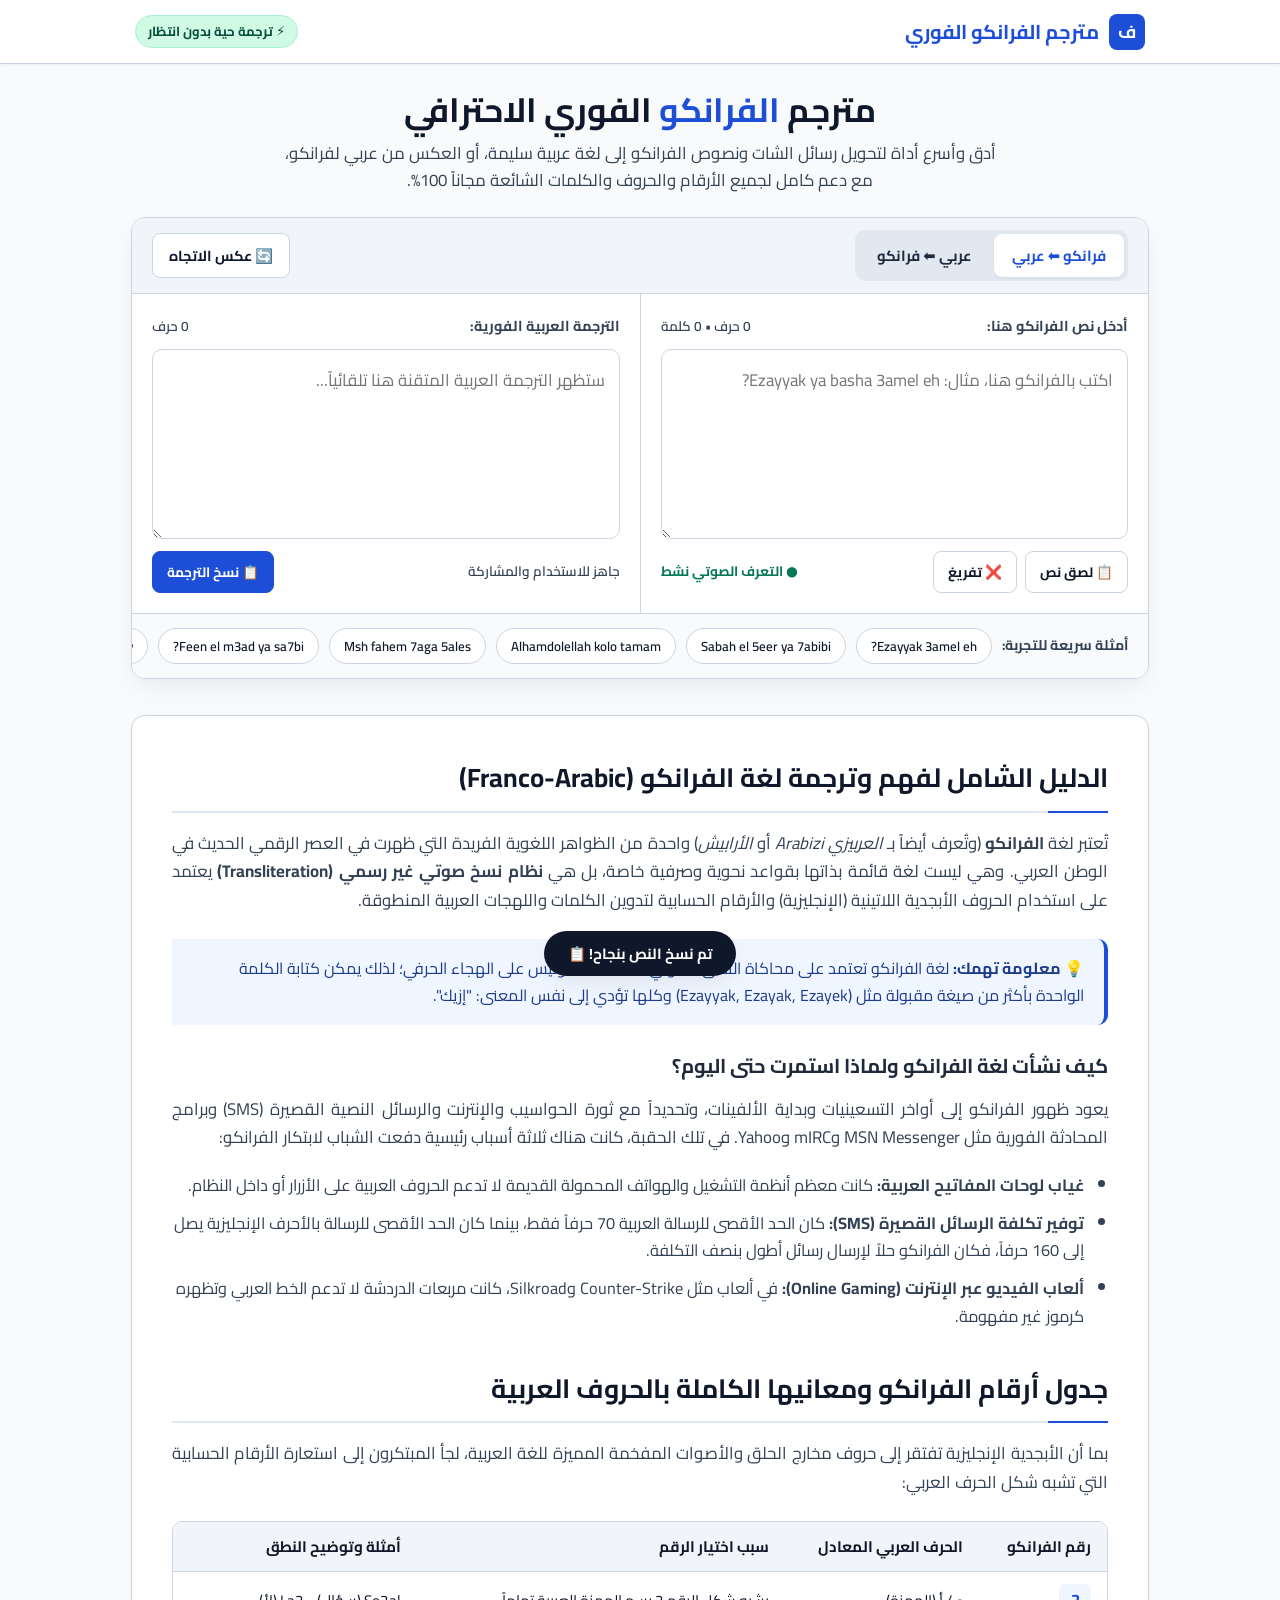
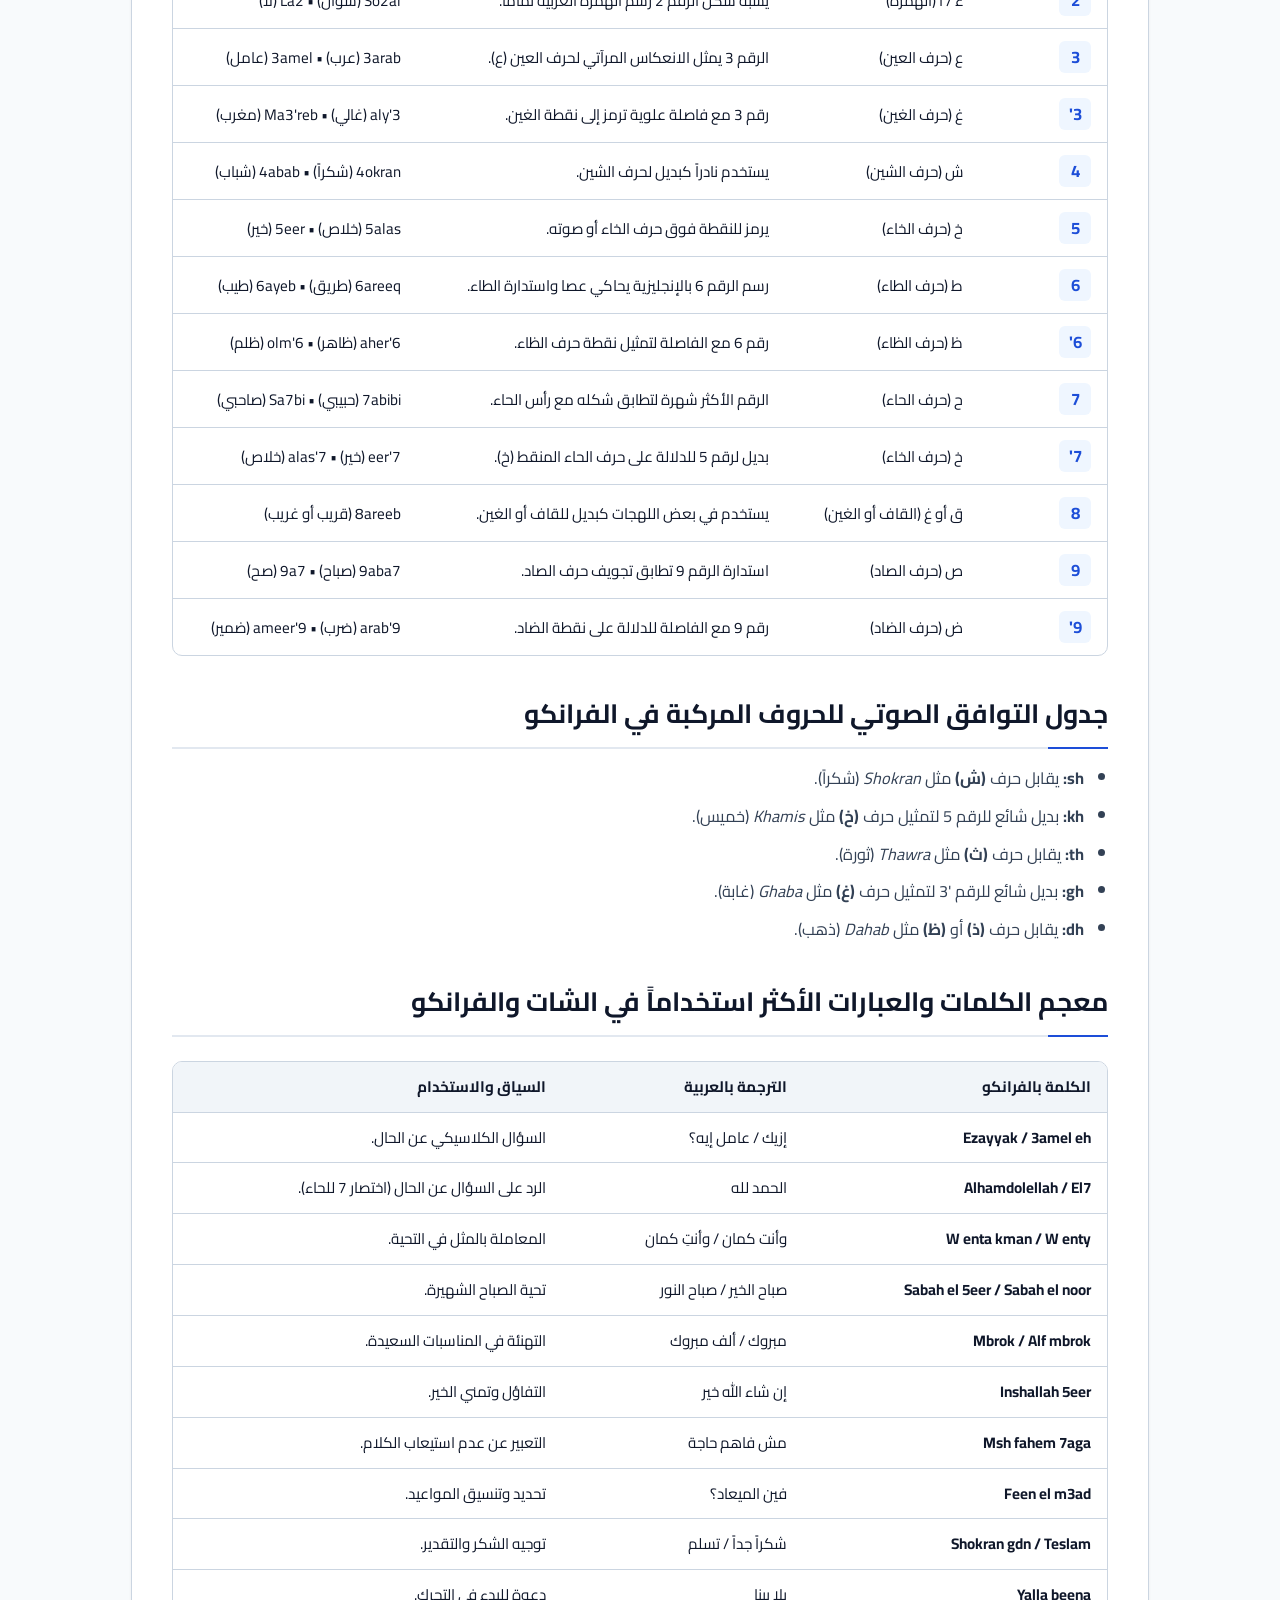
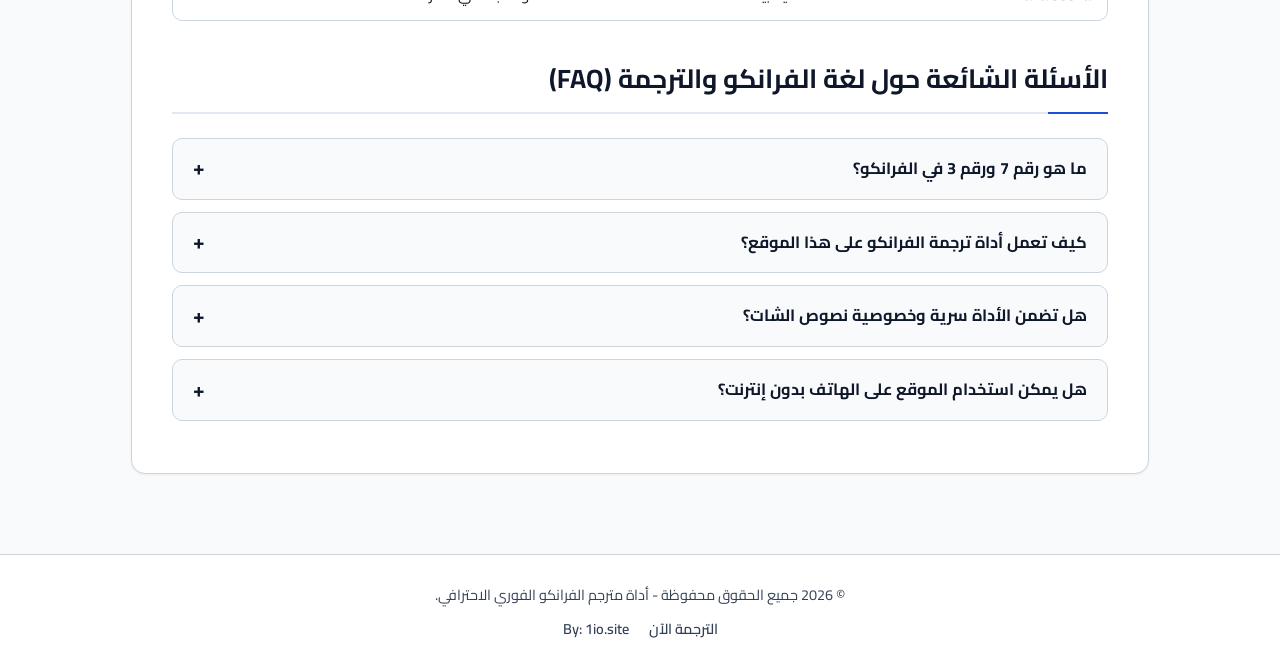
<file: index.html>
<!DOCTYPE html>
<html lang="ar" dir="rtl">
<head>
  <meta charset="UTF-8">
  <meta name="viewport" content="width=device-width, initial-scale=1.0">
  <meta http-equiv="X-UA-Compatible" content="IE=edge">
  
  <!-- High CTR SEO Meta -->
<title>ترجمة الفرانكو ⚡ أسرع أداة تحويل الفرانكو إلى عربي وعكسها مجاناً (دقة 100%)</title>
  <meta name="description" content="أقوى مترجم فرانكو فوري: حوّل نصوص الشات والفرانكو إلى لغة عربية صحيحة أو العكس بضغطة زر. اكتشف جدول أرقام الفرانكو بالكامل، وقاموس الكلمات الأكثر استخداماً، ودليلك الشامل بدون أخطاء.">
  <meta name="keywords" content="مترجم فرانكو, ترجمة فرانكو, تحويل الفرانكو الى عربي, مترجم الفرانكو, فرانكو عربي, ترجمة فرانكو لعربي, franco to arabic, ارقام الفرانكو, لغة الفرانكو, arabizi">
  <meta name="author" content="Ahmed Elazab">
  <meta name="robots" content="index, follow, max-snippet:-1, max-image-preview:large, max-video-preview:-1">
  
  <!-- Absolute Canonical (Fixed SEO 100 Audit) -->
  <link rel="canonical" href="https://ahmedelazabdev.github.io/francotranslate/">

  <!-- Open Graph -->
  <meta property="og:type" content="website">
  <meta property="og:url" content="https://ahmedelazabdev.github.io/francotranslate/">
  <meta property="og:title" content="مترجم فرانكو الفوري ⚡ تحويل الفرانكو إلى عربي والعكس بدقة 100%">
  <meta property="og:description" content="أداة فورية مجانية لترجمة لغة الفرانكو إلى عربي سليم مع الدليل الشامل لجميع الأرقام والحروف والكلمات الشائعة.">
  <meta property="og:locale" content="ar_AR">

  <!-- Twitter Card -->
  <meta name="twitter:card" content="summary_large_image">
  <meta name="twitter:title" content="مترجم فرانكو الفوري ⚡ أسرع محول فرانكو عربي">
  <meta name="twitter:description" content="ترجمة فورية ذكية لرسائل ومحادثات الفرانكو والعربيزي بضغطة واحدة وبدون أخطاء.">

  <!-- Preconnect Origins -->
  <link rel="preconnect" href="https://fonts.googleapis.com">
  <link rel="preconnect" href="https://fonts.gstatic.com" crossorigin>

  <!-- Zero-CLS & Zero-Render-Blocking Font Loading (display=optional eliminates font layout shift) -->
  <link rel="preload" as="style" href="https://fonts.googleapis.com/css2?family=Cairo:wght@400;700&display=optional">
  <link rel="stylesheet" href="https://fonts.googleapis.com/css2?family=Cairo:wght@400;700&display=optional" media="print" onload="this.media='all'">
  <noscript>
    <link rel="stylesheet" href="https://fonts.googleapis.com/css2?family=Cairo:wght@400;700&display=optional">
  </noscript>

  <!-- Structured Data: WebApplication & FAQPage Schema -->
  <script type="application/ld+json">
  {
    "@context": "https://schema.org",
    "@graph": [
      {
        "@type": "WebApplication",
        "name": "مترجم الفرانكو الفوري الذكي",
        "url": "https://ahmedelazabdev.github.io/francotranslate/",
        "applicationCategory": "EducationalApplication",
        "operatingSystem": "All",
        "description": "أداة سحابية مجانية لتحويل لغة الفرانكو (عربيزي) إلى نصوص عربية صحيحة والعكس فورياً وبأعلى دقة صوتية.",
        "offers": {
          "@type": "Offer",
          "price": "0",
          "priceCurrency": "USD"
        }
      },
      {
        "@type": "FAQPage",
        "mainEntity": [
          {
            "@type": "Question",
            "name": "ما هي لغة الفرانكو (Franco-Arabic)؟",
            "acceptedAnswer": {
              "@type": "Answer",
              "text": "الفرانكو (أو العربيزي) هو أسلوب كتابة غير رسمي يُستخدم في الدردشة للتعبير عن الكلمات العربية بنطقها الصوتي باستخدام الحروف الإنجليزية والأرقام اللاتينية لتعويض الحروف التي ليس لها بديل في الإنجليزية."
            }
          },
          {
            "@type": "Question",
            "name": "ما معنى أرقام الفرانكو 2، 3، 5، 7، 8، 9؟",
            "acceptedAnswer": {
              "@type": "Answer",
              "text": "الرقم 2 يرمز للهمزة (ء)، 3 يرمز لحرف العين (ع)، 5 يرمز لحرف الخاء (خ)، 7 يرمز لحرف الحاء (ح)، 8 يرمز لحرف الغين أو القاف، و9 يرمز لحرف الصاد (ص)."
            }
          },
          {
            "@type": "Question",
            "name": "كيف أحول رسائل الفرانكو إلى عربي باستخدام هذه الأداة؟",
            "acceptedAnswer": {
              "@type": "Answer",
              "text": "قم بلصق أو كتابة جمل الفرانكو في المربع المخصص، وسيقوم المحرك الذكي بترجمتها إلى العربية مباشرة أثناء الكتابة بدون الحاجة للضغط على أي أزرار."
            }
          },
          {
            "@type": "Question",
            "name": "هل تدعم الأداة التحويل العكسي من عربي إلى فرانكو؟",
            "acceptedAnswer": {
              "@type": "Answer",
              "text": "نعم، يمكنك النقر على زر 'عكس الاتجاه' أو اختيار 'عربي ⬅️ فرانكو' لكتابة أي نص عربي وتحويله إلى فرانكو صحيح صوتياً بالأرقام المناسبة."
            }
          }
        ]
      }
    ]
  }
  </script>

  <style>
    :root {
      --primary: #1d4ed8;
      --primary-hover: #1e40af;
      --primary-soft: #eff6ff;
      --accent: #047857;
      --accent-soft: #d1fae5;
      --accent-text: #064e3b;
      --bg: #f8fafc;
      --surface: #ffffff;
      --border: #cbd5e1;
      --text: #0f172a;
      --text-muted: #334155;
      --shadow-sm: 0 1px 3px rgba(0,0,0,0.06);
      --shadow-md: 0 4px 6px -1px rgba(0,0,0,0.08);
      --shadow-xl: 0 10px 25px -5px rgba(0,0,0,0.08);
      --radius: 14px;
      /* Font stack matching metrics perfectly to prevent layout jumps */
      --font-stack: 'Cairo', system-ui, -apple-system, 'Segoe UI', Tahoma, Arial, sans-serif;
    }

    *, *::before, *::after {
      box-sizing: border-box;
      margin: 0;
      padding: 0;
    }

    body {
      font-family: var(--font-stack);
      background-color: var(--bg);
      color: var(--text);
      line-height: 1.7;
      min-height: 100vh;
      display: flex;
      flex-direction: column;
      text-rendering: optimizeSpeed;
    }

    /* Fixed 64px Header: Stops header expansion and prevents whole-page CLS */
    header {
      background: var(--surface);
      border-bottom: 1px solid var(--border);
      position: sticky;
      top: 0;
      z-index: 100;
      box-shadow: var(--shadow-sm);
      height: 64px;
      overflow: hidden;
    }

    .nav-inner {
      max-width: 1050px;
      margin: 0 auto;
      padding: 0 20px;
      height: 100%;
      display: flex;
      align-items: center;
      justify-content: space-between;
    }

    .brand {
      display: flex;
      align-items: center;
      gap: 10px;
      font-size: 1.25rem;
      font-weight: 700;
      color: var(--primary);
      text-decoration: none;
    }

    .brand-badge {
      background: var(--primary);
      color: #fff;
      width: 36px;
      height: 36px;
      border-radius: 8px;
      display: inline-flex;
      align-items: center;
      justify-content: center;
      font-weight: 700;
      font-size: 1.1rem;
      flex-shrink: 0;
    }

    .status-tag {
      background: var(--accent-soft);
      color: var(--accent-text);
      padding: 4px 12px;
      border-radius: 9999px;
      font-size: 0.82rem;
      font-weight: 700;
      border: 1px solid #a7f3d0;
    }

    main {
      max-width: 1050px;
      width: 100%;
      margin: 24px auto 40px;
      padding: 0 16px;
      flex: 1;
      contain: layout;
    }

    /* Hero section with reserved height to lock in LCP and prevent CLS */
    .hero {
      text-align: center;
      margin-bottom: 24px;
      min-height: 100px;
    }

    .hero h1 {
      font-size: 2.1rem;
      font-weight: 700;
      line-height: 1.3;
      margin-bottom: 8px;
      color: var(--text);
    }

    .hero h1 span {
      color: var(--primary);
    }

    .hero p {
      font-size: 1.05rem;
      color: var(--text-muted);
      max-width: 720px;
      margin: 0 auto;
      line-height: 1.6;
    }

    /* Converter Card */
    .converter-card {
      background: var(--surface);
      border: 1px solid var(--border);
      border-radius: var(--radius);
      box-shadow: var(--shadow-xl);
      overflow: hidden;
      margin-bottom: 36px;
    }

    .card-topbar {
      background: #f1f5f9;
      padding: 12px 20px;
      border-bottom: 1px solid var(--border);
      display: flex;
      align-items: center;
      justify-content: space-between;
      flex-wrap: wrap;
      gap: 12px;
    }

    .mode-tabs {
      display: flex;
      background: #e2e8f0;
      padding: 4px;
      border-radius: 10px;
      gap: 4px;
    }

    .tab-btn {
      border: none;
      background: transparent;
      padding: 8px 18px;
      border-radius: 8px;
      font-family: inherit;
      font-size: 0.92rem;
      font-weight: 700;
      cursor: pointer;
      color: #1e293b;
    }

    .tab-btn.active {
      background: var(--surface);
      color: var(--primary);
      box-shadow: var(--shadow-sm);
    }

    .swap-button {
      display: inline-flex;
      align-items: center;
      gap: 6px;
      padding: 8px 16px;
      background: var(--surface);
      border: 1px solid var(--border);
      border-radius: 8px;
      font-family: inherit;
      font-size: 0.9rem;
      font-weight: 700;
      color: var(--text);
      cursor: pointer;
    }

    .swap-button:hover {
      background: var(--primary-soft);
      border-color: var(--primary);
      color: var(--primary);
    }

    .card-grid {
      display: grid;
      grid-template-columns: 1fr 1fr;
    }

    @media (max-width: 768px) {
      .card-grid {
        grid-template-columns: 1fr;
      }
    }

    .editor-pane {
      display: flex;
      flex-direction: column;
      padding: 20px;
    }

    .editor-pane:first-child {
      border-left: 1px solid var(--border);
    }

    @media (max-width: 768px) {
      .editor-pane:first-child {
        border-left: none;
        border-bottom: 1px solid var(--border);
      }
    }

    .pane-meta {
      display: flex;
      align-items: center;
      justify-content: space-between;
      margin-bottom: 10px;
      font-size: 0.9rem;
      font-weight: 700;
      color: var(--text-muted);
    }

    textarea {
      width: 100%;
      height: 190px;
      border: 1px solid var(--border);
      border-radius: 10px;
      padding: 14px;
      font-family: inherit;
      font-size: 1.05rem;
      color: var(--text);
      resize: vertical;
      outline: 2px solid transparent;
      outline-offset: 1px;
    }

    textarea:focus {
      border-color: var(--primary);
      outline-color: var(--primary);
    }

    .pane-actions {
      display: flex;
      align-items: center;
      justify-content: space-between;
      margin-top: 12px;
      flex-wrap: wrap;
      gap: 10px;
    }

    .stats-badge {
      font-size: 0.85rem;
      color: var(--text-muted);
      font-weight: 600;
    }

    .action-group {
      display: flex;
      gap: 8px;
    }

    .btn {
      display: inline-flex;
      align-items: center;
      gap: 6px;
      padding: 7px 14px;
      border-radius: 8px;
      font-family: inherit;
      font-size: 0.85rem;
      font-weight: 700;
      cursor: pointer;
      border: 1px solid var(--border);
      background: var(--surface);
      color: var(--text);
    }

    .btn:hover {
      background: #f1f5f9;
    }

    .btn-primary {
      background: var(--primary);
      border-color: var(--primary);
      color: #ffffff;
    }

    .btn-primary:hover {
      background: var(--primary-hover);
    }

    /* Samples Tray */
    .samples-bar {
      padding: 14px 20px;
      background: #f8fafc;
      border-top: 1px solid var(--border);
      display: flex;
      align-items: center;
      gap: 10px;
      overflow-x: auto;
      white-space: nowrap;
    }

    .samples-label {
      font-size: 0.88rem;
      font-weight: 700;
      color: var(--text-muted);
      flex-shrink: 0;
    }

    .sample-pill {
      background: var(--surface);
      border: 1px solid var(--border);
      padding: 5px 14px;
      border-radius: 9999px;
      font-size: 0.82rem;
      cursor: pointer;
      font-weight: 600;
      color: var(--text);
      font-family: inherit;
    }

    .sample-pill:hover {
      border-color: var(--primary);
      color: var(--primary);
      background: var(--primary-soft);
    }

    /* Content Visibility: Prevents Forced Reflow (60ms) of massive below-the-fold DOM */
    .article-container {
      background: var(--surface);
      border: 1px solid var(--border);
      border-radius: var(--radius);
      padding: 40px;
      box-shadow: var(--shadow-sm);
      margin-bottom: 40px;
      content-visibility: auto;
      contain-intrinsic-size: 1000px 1600px;
    }

    @media (max-width: 600px) {
      .article-container {
        padding: 24px 18px;
      }
    }

    .article-container h2 {
      font-size: 1.65rem;
      font-weight: 700;
      color: var(--text);
      margin: 36px 0 16px;
      padding-bottom: 10px;
      border-bottom: 2px solid #e2e8f0;
      position: relative;
    }

    .article-container h2::after {
      content: '';
      position: absolute;
      bottom: -2px;
      right: 0;
      width: 60px;
      height: 2px;
      background: var(--primary);
    }

    .article-container h2:first-of-type {
      margin-top: 0;
    }

    .article-container h3 {
      font-size: 1.25rem;
      font-weight: 700;
      margin: 24px 0 12px;
      color: #1e293b;
    }

    .article-container p {
      font-size: 1.05rem;
      color: var(--text-muted);
      margin-bottom: 20px;
      text-align: justify;
    }

    .article-container ul, .article-container ol {
      margin: 0 24px 24px 0;
      color: var(--text-muted);
      font-size: 1.02rem;
    }

    .article-container li {
      margin-bottom: 10px;
    }

    .highlight-card {
      background: var(--primary-soft);
      border-right: 4px solid var(--primary);
      padding: 16px 20px;
      border-radius: 0 10px 10px 0;
      margin: 24px 0;
      color: #1e3a8a;
      font-size: 1rem;
    }

    /* Tables */
    .table-wrap {
      overflow-x: auto;
      margin: 24px 0;
      border-radius: 10px;
      border: 1px solid var(--border);
    }

    table {
      width: 100%;
      border-collapse: collapse;
      text-align: right;
      font-size: 0.95rem;
    }

    thead {
      background: #f1f5f9;
    }

    th, td {
      padding: 12px 16px;
      border-bottom: 1px solid var(--border);
    }

    th {
      font-weight: 700;
      color: var(--text);
    }

    tbody tr:last-child td {
      border-bottom: none;
    }

    tbody tr:hover {
      background-color: #f8fafc;
    }

    .key-badge {
      display: inline-block;
      min-width: 32px;
      height: 32px;
      line-height: 32px;
      text-align: center;
      background: var(--primary-soft);
      color: var(--primary);
      border-radius: 6px;
      font-weight: 700;
      font-size: 1.05rem;
      padding: 0 6px;
    }

    /* FAQ */
    .faq-block {
      margin-top: 24px;
    }

    .faq-card {
      border: 1px solid var(--border);
      border-radius: 10px;
      margin-bottom: 12px;
      background: #f8fafc;
    }

    .faq-header {
      padding: 16px 20px;
      font-weight: 700;
      font-size: 1.02rem;
      cursor: pointer;
      display: flex;
      align-items: center;
      justify-content: space-between;
      user-select: none;
      color: var(--text);
    }

    .faq-header:hover {
      color: var(--primary);
    }

    .faq-body {
      padding: 0 20px 16px;
      color: var(--text-muted);
      font-size: 0.98rem;
      display: none;
      line-height: 1.7;
    }

    .faq-card.open {
      background: var(--surface);
      border-color: var(--primary);
    }

    .faq-card.open .faq-body {
      display: block;
    }

    .faq-toggle {
      font-size: 1.3rem;
      line-height: 1;
      font-weight: 700;
    }

    .faq-card.open .faq-toggle {
      transform: rotate(45deg);
    }

    /* Toast */
    #toast {
      position: fixed;
      bottom: 24px;
      left: 50%;
      transform: translateX(-50%) translateY(100px);
      background: #0f172a;
      color: #fff;
      padding: 10px 24px;
      border-radius: 9999px;
      font-size: 0.92rem;
      font-weight: 700;
      box-shadow: var(--shadow-xl);
      transition: transform 0.25s ease;
      z-index: 1000;
      pointer-events: none;
    }

    #toast.active {
      transform: translateX(-50%) translateY(0);
    }

    /* Footer */
    footer {
      background: var(--surface);
      border-top: 1px solid var(--border);
      padding: 28px 16px;
      margin-top: auto;
    }

    .footer-wrap {
      max-width: 1050px;
      margin: 0 auto;
      text-align: center;
      font-size: 0.9rem;
      color: var(--text-muted);
    }

    .footer-nav {
      display: flex;
      justify-content: center;
      gap: 20px;
      margin-top: 10px;
    }

    .footer-nav a {
      color: var(--text-muted);
      text-decoration: none;
      font-weight: 600;
    }

    .footer-nav a:hover {
      color: var(--primary);
    }
  </style>
</head>
<body>

  <!-- Fixed Height Header -->
  <header>
    <div class="nav-inner">
      <a href="https://ahmedelazabdev.github.io/francotranslate/" class="brand">
        <span class="brand-badge">ف</span>
        <span>مترجم الفرانكو الفوري</span>
      </a>
      <span class="status-tag">⚡ ترجمة حية بدون انتظار</span>
    </div>
  </header>

  <main>

    <!-- Hero Section -->
    <section class="hero">
      <h1>مترجم <span>الفرانكو</span> الفوري الاحترافي</h1>
      <p>أدق وأسرع أداة لتحويل رسائل الشات ونصوص الفرانكو إلى لغة عربية سليمة، أو العكس من عربي لفرانكو، مع دعم كامل لجميع الأرقام والحروف والكلمات الشائعة مجاناً 100%.</p>
    </section>

    <!-- Main Tool Container -->
    <section class="converter-card" id="translator-app">
      <div class="card-topbar">
        <div class="mode-tabs">
          <button class="tab-btn active" id="tab-franco-to-ar" onclick="switchMode('franco-to-ar')">فرانكو ⬅️ عربي</button>
          <button class="tab-btn" id="tab-ar-to-franco" onclick="switchMode('ar-to-franco')">عربي ⬅️ فرانكو</button>
        </div>

        <button class="swap-button" onclick="reverseDirection()" title="عكس لغة الإدخال والإخراج">
          <span>🔄 عكس الاتجاه</span>
        </button>
      </div>

      <div class="card-grid">
        <!-- Input Area -->
        <div class="editor-pane">
          <div class="pane-meta">
            <label for="box-input" id="label-input">أدخل نص الفرانكو هنا:</label>
            <span class="stats-badge" id="stats-input">0 حرف • 0 كلمة</span>
          </div>
          <textarea id="box-input" placeholder="اكتب بالفرانكو هنا، مثال: Ezayyak ya basha 3amel eh?" aria-label="نص الإدخال"></textarea>
          <div class="pane-actions">
            <div class="action-group">
              <button class="btn" onclick="pasteClipboard()">📋 لصق نص</button>
              <button class="btn" onclick="clearBoxes()">❌ تفريغ</button>
            </div>
            <span class="stats-badge" style="color: var(--accent); font-weight:700;">● التعرف الصوتي نشط</span>
          </div>
        </div>

        <!-- Output Area -->
        <div class="editor-pane">
          <div class="pane-meta">
            <label for="box-output" id="label-output">الترجمة العربية الفورية:</label>
            <span class="stats-badge" id="stats-output">0 حرف</span>
          </div>
          <textarea id="box-output" placeholder="ستظهر الترجمة العربية المتقنة هنا تلقائياً..." readonly aria-label="الترجمة الناتجة"></textarea>
          <div class="pane-actions">
            <span class="stats-badge">جاهز للاستخدام والمشاركة</span>
            <div class="action-group">
              <button class="btn btn-primary" onclick="copyTranslation()">📋 نسخ الترجمة</button>
            </div>
          </div>
        </div>
      </div>

      <!-- Quick Interactive Samples -->
      <div class="samples-bar">
        <span class="samples-label">أمثلة سريعة للتجربة:</span>
        <button class="sample-pill" onclick="insertSample('Ezayyak 3amel eh?')">Ezayyak 3amel eh?</button>
        <button class="sample-pill" onclick="insertSample('Sabah el 5eer ya 7abibi')">Sabah el 5eer ya 7abibi</button>
        <button class="sample-pill" onclick="insertSample('Alhamdolellah kolo tamam')">Alhamdolellah kolo tamam</button>
        <button class="sample-pill" onclick="insertSample('Msh fahem 7aga 5ales')">Msh fahem 7aga 5ales</button>
        <button class="sample-pill" onclick="insertSample('Feen el m3ad ya sa7bi?')">Feen el m3ad ya sa7bi?</button>
        <button class="sample-pill" onclick="insertSample('Shokran gdn ya 8aly')">Shokran gdn ya 8aly</button>
      </div>
    </section>

    <!-- Optimized Long Article with content-visibility -->
    <article class="article-container">
      <h2>الدليل الشامل لفهم وترجمة لغة الفرانكو (Franco-Arabic)</h2>
      <p>
        تُعتبر لغة <strong>الفرانكو</strong> (وتُعرف أيضاً بـ <em>العربيزي Arabizi</em> أو <em>الأرابيش</em>) واحدة من الظواهر اللغوية الفريدة التي ظهرت في العصر الرقمي الحديث في الوطن العربي. وهي ليست لغة قائمة بذاتها بقواعد نحوية وصرفية خاصة، بل هي <strong>نظام نسخ صوتي غير رسمي (Transliteration)</strong> يعتمد على استخدام الحروف الأبجدية اللاتينية (الإنجليزية) والأرقام الحسابية لتدوين الكلمات واللهجات العربية المنطوقة.
      </p>

      <div class="highlight-card">
        <strong>💡 معلومة تهمك:</strong> لغة الفرانكو تعتمد على محاكاة النطق الصوتي (Phonetics) وليس على الهجاء الحرفي؛ لذلك يمكن كتابة الكلمة الواحدة بأكثر من صيغة مقبولة مثل (Ezayyak, Ezayak, Ezayek) وكلها تؤدي إلى نفس المعنى: "إزيك".
      </div>

      <h3>كيف نشأت لغة الفرانكو ولماذا استمرت حتى اليوم؟</h3>
      <p>
        يعود ظهور الفرانكو إلى أواخر التسعينيات وبداية الألفينات، وتحديداً مع ثورة الحواسيب والإنترنت والرسائل النصية القصيرة (SMS) وبرامج المحادثة الفورية مثل MSN Messenger وmIRC وYahoo. في تلك الحقبة، كانت هناك ثلاثة أسباب رئيسية دفعت الشباب لابتكار الفرانكو:
      </p>
      <ul>
        <li><strong>غياب لوحات المفاتيح العربية:</strong> كانت معظم أنظمة التشغيل والهواتف المحمولة القديمة لا تدعم الحروف العربية على الأزرار أو داخل النظام.</li>
        <li><strong>توفير تكلفة الرسائل القصيرة (SMS):</strong> كان الحد الأقصى للرسالة العربية 70 حرفاً فقط، بينما كان الحد الأقصى للرسالة بالأحرف الإنجليزية يصل إلى 160 حرفاً، فكان الفرانكو حلاً لإرسال رسائل أطول بنصف التكلفة.</li>
        <li><strong>ألعاب الفيديو عبر الإنترنت (Online Gaming):</strong> في ألعاب مثل Counter-Strike وSilkroad، كانت مربعات الدردشة لا تدعم الخط العربي وتظهره كرموز غير مفهومة.</li>
      </ul>

      <h2>جدول أرقام الفرانكو ومعانيها الكاملة بالحروف العربية</h2>
      <p>
        بما أن الأبجدية الإنجليزية تفتقر إلى حروف مخارج الحلق والأصوات المفخمة المميزة للغة العربية، لجأ المبتكرون إلى استعارة الأرقام الحسابية التي تشبه شكل الحرف العربي:
      </p>

      <div class="table-wrap">
        <table>
          <thead>
            <tr>
              <th>رقم الفرانكو</th>
              <th>الحرف العربي المعادل</th>
              <th>سبب اختيار الرقم</th>
              <th>أمثلة وتوضيح النطق</th>
            </tr>
          </thead>
          <tbody>
            <tr>
              <td><span class="key-badge">2</span></td>
              <td>ء / أ (الهمزة)</td>
              <td>يشبه شكل الرقم 2 رسم الهمزة العربية تماماً.</td>
              <td>So2al (سؤال) • La2 (لأ)</td>
            </tr>
            <tr>
              <td><span class="key-badge">3</span></td>
              <td>ع (حرف العين)</td>
              <td>الرقم 3 يمثل الانعكاس المرآتي لحرف العين (ع).</td>
              <td>3arab (عرب) • 3amel (عامل)</td>
            </tr>
            <tr>
              <td><span class="key-badge">3'</span></td>
              <td>غ (حرف الغين)</td>
              <td>رقم 3 مع فاصلة علوية ترمز إلى نقطة الغين.</td>
              <td>3'aly (غالي) • Ma3'reb (مغرب)</td>
            </tr>
            <tr>
              <td><span class="key-badge">4</span></td>
              <td>ش (حرف الشين)</td>
              <td>يستخدم نادراً كبديل لحرف الشين.</td>
              <td>4okran (شكراً) • 4abab (شباب)</td>
            </tr>
            <tr>
              <td><span class="key-badge">5</span></td>
              <td>خ (حرف الخاء)</td>
              <td>يرمز للنقطة فوق حرف الخاء أو صوته.</td>
              <td>5alas (خلاص) • 5eer (خير)</td>
            </tr>
            <tr>
              <td><span class="key-badge">6</span></td>
              <td>ط (حرف الطاء)</td>
              <td>رسم الرقم 6 بالإنجليزية يحاكي عصا واستدارة الطاء.</td>
              <td>6areeq (طريق) • 6ayeb (طيب)</td>
            </tr>
            <tr>
              <td><span class="key-badge">6'</span></td>
              <td>ظ (حرف الظاء)</td>
              <td>رقم 6 مع الفاصلة لتمثيل نقطة حرف الظاء.</td>
              <td>6'aher (ظاهر) • 6'olm (ظلم)</td>
            </tr>
            <tr>
              <td><span class="key-badge">7</span></td>
              <td>ح (حرف الحاء)</td>
              <td>الرقم الأكثر شهرة لتطابق شكله مع رأس الحاء.</td>
              <td>7abibi (حبيبي) • Sa7bi (صاحبي)</td>
            </tr>
            <tr>
              <td><span class="key-badge">7'</span></td>
              <td>خ (حرف الخاء)</td>
              <td>بديل لرقم 5 للدلالة على حرف الحاء المنقط (خ).</td>
              <td>7'eer (خير) • 7'alas (خلاص)</td>
            </tr>
            <tr>
              <td><span class="key-badge">8</span></td>
              <td>ق أو غ (القاف أو الغين)</td>
              <td>يستخدم في بعض اللهجات كبديل للقاف أو الغين.</td>
              <td>8areeb (قريب أو غريب)</td>
            </tr>
            <tr>
              <td><span class="key-badge">9</span></td>
              <td>ص (حرف الصاد)</td>
              <td>استدارة الرقم 9 تطابق تجويف حرف الصاد.</td>
              <td>9aba7 (صباح) • 9a7 (صح)</td>
            </tr>
            <tr>
              <td><span class="key-badge">9'</span></td>
              <td>ض (حرف الضاد)</td>
              <td>رقم 9 مع الفاصلة للدلالة على نقطة الضاد.</td>
              <td>9'arab (ضرب) • 9'ameer (ضمير)</td>
            </tr>
          </tbody>
        </table>
      </div>

      <h2>جدول التوافق الصوتي للحروف المركبة في الفرانكو</h2>
      <ul>
        <li><strong>sh:</strong> يقابل حرف <strong>(ش)</strong> مثل <em>Shokran</em> (شكراً).</li>
        <li><strong>kh:</strong> بديل شائع للرقم 5 لتمثيل حرف <strong>(خ)</strong> مثل <em>Khamis</em> (خميس).</li>
        <li><strong>th:</strong> يقابل حرف <strong>(ث)</strong> مثل <em>Thawra</em> (ثورة).</li>
        <li><strong>gh:</strong> بديل شائع للرقم '3 لتمثيل حرف <strong>(غ)</strong> مثل <em>Ghaba</em> (غابة).</li>
        <li><strong>dh:</strong> يقابل حرف <strong>(ذ)</strong> أو <strong>(ظ)</strong> مثل <em>Dahab</em> (ذهب).</li>
      </ul>

      <h2>معجم الكلمات والعبارات الأكثر استخداماً في الشات والفرانكو</h2>
      <div class="table-wrap">
        <table>
          <thead>
            <tr>
              <th>الكلمة بالفرانكو</th>
              <th>الترجمة بالعربية</th>
              <th>السياق والاستخدام</th>
            </tr>
          </thead>
          <tbody>
            <tr>
              <td><strong>Ezayyak / 3amel eh</strong></td>
              <td>إزيك / عامل إيه؟</td>
              <td>السؤال الكلاسيكي عن الحال.</td>
            </tr>
            <tr>
              <td><strong>Alhamdolellah / El7</strong></td>
              <td>الحمد لله</td>
              <td>الرد على السؤال عن الحال (اختصار 7 للحاء).</td>
            </tr>
            <tr>
              <td><strong>W enta kman / W enty</strong></td>
              <td>وأنت كمان / وأنتِ كمان</td>
              <td>المعاملة بالمثل في التحية.</td>
            </tr>
            <tr>
              <td><strong>Sabah el 5eer / Sabah el noor</strong></td>
              <td>صباح الخير / صباح النور</td>
              <td>تحية الصباح الشهيرة.</td>
            </tr>
            <tr>
              <td><strong>Mbrok / Alf mbrok</strong></td>
              <td>مبروك / ألف مبروك</td>
              <td>التهنئة في المناسبات السعيدة.</td>
            </tr>
            <tr>
              <td><strong>Inshallah 5eer</strong></td>
              <td>إن شاء الله خير</td>
              <td>التفاؤل وتمني الخير.</td>
            </tr>
            <tr>
              <td><strong>Msh fahem 7aga</strong></td>
              <td>مش فاهم حاجة</td>
              <td>التعبير عن عدم استيعاب الكلام.</td>
            </tr>
            <tr>
              <td><strong>Feen el m3ad</strong></td>
              <td>فين الميعاد؟</td>
              <td>تحديد وتنسيق المواعيد.</td>
            </tr>
            <tr>
              <td><strong>Shokran gdn / Teslam</strong></td>
              <td>شكراً جداً / تسلم</td>
              <td>توجيه الشكر والتقدير.</td>
            </tr>
            <tr>
              <td><strong>Yalla beena</strong></td>
              <td>يلا بينا</td>
              <td>دعوة للبدء في التحرك.</td>
            </tr>
          </tbody>
        </table>
      </div>

      <h2>الأسئلة الشائعة حول لغة الفرانكو والترجمة (FAQ)</h2>
      <div class="faq-block">
        <div class="faq-card">
          <div class="faq-header" onclick="toggleFaqCard(this)">
            <span>ما هو رقم 7 ورقم 3 في الفرانكو؟</span>
            <span class="faq-toggle">+</span>
          </div>
          <div class="faq-body">
            رقم 7 يمثل حرف الحاء (ح) لتطابق شكله مع رأس الحرف. أما رقم 3 فيمثل حرف العين (ع) لأنه انعكاس مباشر لشكل حرف العين.
          </div>
        </div>

        <div class="faq-card">
          <div class="faq-header" onclick="toggleFaqCard(this)">
            <span>كيف تعمل أداة ترجمة الفرانكو على هذا الموقع؟</span>
            <span class="faq-toggle">+</span>
          </div>
          <div class="faq-body">
            تعتمد الأداة على محرك تحويل صوتي ذكي مدمج؛ يطابق الكلمات الشائعة أولاً عبر معجم ضخم، ثم يحلل المقاطع الصوتية المركبة (sh, kh, 3', 6')، ويستبدل باقي الحروف والأرقام بما يماثلها صوتياً في اللغة العربية لحظياً.
          </div>
        </div>

        <div class="faq-card">
          <div class="faq-header" onclick="toggleFaqCard(this)">
            <span>هل تضمن الأداة سرية وخصوصية نصوص الشات؟</span>
            <span class="faq-toggle">+</span>
          </div>
          <div class="faq-body">
            نعم، تماماً 100%! المعالجة والترجمة تتم محلياً داخل متصفحك مباشرة عبر JavaScript خفيف، ولا يتم تخزين نصوصك أو إرسالها إلى أي خوادم خارجية.
          </div>
        </div>

        <div class="faq-card">
          <div class="faq-header" onclick="toggleFaqCard(this)">
            <span>هل يمكن استخدام الموقع على الهاتف بدون إنترنت؟</span>
            <span class="faq-toggle">+</span>
          </div>
          <div class="faq-body">
            نعم، بمجرد تحميل الصفحة لمرة واحدة يمكنك استخدامها حتى عند انقطاع الاتصال لأن خوارزميات الترجمة مدمجة كلياً بالصفحة.
          </div>
        </div>
      </div>
    </article>

  </main>

  <!-- Notification Toast -->
  <div id="toast">تم نسخ النص بنجاح! 📋</div>

  <!-- Footer -->
  <footer>
    <div class="footer-wrap">
      <p>© <span id="current-year"></span> جميع الحقوق محفوظة - أداة مترجم الفرانكو الفوري الاحترافي.</p>
      <div class="footer-nav">
        <a href="#translator-app">الترجمة الآن</a>
        <a href="https://1io-site.blogspot.com" target="_blank" rel="noopener">By: 1io.site</a>
      </div>
    </div>
  </footer>

  <!-- Instant JS Translation Engine -->
  <script>
    let translationMode = 'franco-to-ar';
    document.getElementById('current-year').textContent = new Date().getFullYear();

    const dictionary = {
      "ezayyak": "إزيك", "ezayak": "إزيك", "ezayek": "إزيك", "3amel": "عامل", "3amla": "عاملة",
      "eh": "إيه", "feen": "فين", "keda": "كده", "kda": "كده", "shokran": "شكراً",
      "shukran": "شكراً", "tamam": "تمام", "habibi": "حبيبي", "7abibi": "حبيبي",
      "sa7bi": "صاحبي", "salam": "سلام", "salamo": "سلام", "3aleiko": "عليكم",
      "inshallah": "إن شاء الله", "alhamdolellah": "الحمد لله", "el7": "الحمد لله",
      "mbrok": "مبروك", "mabrouk": "مبروك", "yalla": "يلا", "la2": "لأ", "mesh": "مش",
      "msh": "مش", "wala": "ولا", "leh": "ليه", "enta": "إنت", "enty": "إنتي",
      "ana": "أنا", "howa": "هو", "heya": "هي", "homma": "هما", "e7na": "إحنا",
      "sabah": "صباح", "el5eer": "الخير", "elkheer": "الخير", "masa2": "مساء",
      "tesba7": "تصبح", "7aga": "حاجة", "kbeer": "كبير", "soghayar": "صغير",
      "ashofak": "أشوفك", "w": "و", "aw": "أو", "bs": "بس",
      "leek": "ليك", "leya": "ليا", "fe": "في", "3ala": "على", "men": "من",
      "3an": "عن", "ma3a": "مع", "basha": "باشا", "ya": "يا", "gedan": "جداً",
      "gdn": "جداً", "kolo": "كله", "kole": "كل", "kwayes": "كويس", "7elw": "حلو"
    };

    const multiCharRules = [
      { f: "3'", a: "غ" }, { f: "6'", a: "ظ" }, { f: "9'", a: "ض" }, { f: "7'", a: "خ" },
      { f: "kh", a: "خ" }, { f: "sh", a: "ش" }, { f: "th", a: "ث" }, { f: "gh", a: "غ" },
      { f: "dh", a: "ذ" }, { f: "ou", a: "و" }, { f: "oo", a: "و" }, { f: "ee", a: "ي" },
      { f: "aa", a: "ا" }
    ];

    const singleCharFranco = {
      '2': 'ء', '3': 'ع', '4': 'ش', '5': 'خ', '6': 'ط', '7': 'ح', '8': 'غ', '9': 'ص',
      'a': 'ا', 'b': 'ب', 'c': 'ك', 'd': 'د', 'e': 'ي', 'f': 'ف', 'g': 'ج', 'h': 'ه',
      'i': 'ي', 'j': 'ج', 'k': 'ك', 'l': 'ل', 'm': 'م', 'n': 'ن', 'o': 'و', 'p': 'ب',
      'q': 'ق', 'r': 'ر', 's': 'س', 't': 'ت', 'u': 'و', 'v': 'ف', 'w': 'و', 'x': 'كس',
      'y': 'ي', 'z': 'ز'
    };

    const arabicToFrancoMap = {
      'ء': '2', 'أ': '2', 'إ': '2', 'آ': '2', 'ع': '3', 'غ': "3'", 'ح': '7', 'خ': '5',
      'ط': '6', 'ظ': "6'", 'ص': '9', 'ض': "9'", 'ش': 'sh', 'ث': 'th', 'ذ': 'dh', 'ق': '8',
      'ب': 'b', 'ت': 't', 'ة': 'a', 'ج': 'g', 'د': 'd', 'ر': 'r', 'ز': 'z', 'س': 's',
      'ف': 'f', 'ك': 'k', 'ل': 'l', 'م': 'm', 'n': 'n', 'ه': 'h', 'و': 'w', 'ي': 'y',
      'ى': 'a', 'ا': 'a'
    };

    const inputBox = document.getElementById('box-input');
    const outputBox = document.getElementById('box-output');
    const statsInput = document.getElementById('stats-input');
    const statsOutput = document.getElementById('stats-output');

    inputBox.addEventListener('input', () => {
      processTranslation();
      updateTextStats();
    });

    function switchMode(mode) {
      translationMode = mode;
      document.getElementById('tab-franco-to-ar').classList.toggle('active', mode === 'franco-to-ar');
      document.getElementById('tab-ar-to-franco').classList.toggle('active', mode === 'ar-to-franco');

      if (mode === 'franco-to-ar') {
        document.getElementById('label-input').textContent = 'أدخل نص الفرانكو هنا:';
        document.getElementById('label-output').textContent = 'الترجمة العربية الفورية:';
        inputBox.placeholder = 'اكتب بالفرانكو هنا، مثال: Ezayyak ya basha 3amel eh?';
      } else {
        document.getElementById('label-input').textContent = 'أدخل النص العربي هنا:';
        document.getElementById('label-output').textContent = 'ترجمة الفرانكو الفورية:';
        inputBox.placeholder = 'اكتب بالعربي هنا، مثال: إزيك يا باشا عامل إيه؟';
      }
      processTranslation();
      updateTextStats();
    }

    function reverseDirection() {
      const prevOutput = outputBox.value;
      const targetMode = (translationMode === 'franco-to-ar') ? 'ar-to-franco' : 'franco-to-ar';
      inputBox.value = prevOutput;
      switchMode(targetMode);
    }

    function processTranslation() {
      const text = inputBox.value;
      if (!text.trim()) {
        outputBox.value = '';
        return;
      }
      outputBox.value = (translationMode === 'franco-to-ar') ? convertFrancoToAr(text) : convertArToFranco(text);
    }

    function convertFrancoToAr(str) {
      const tokens = str.split(/(\s+|[.,!؟?]+)/);
      return tokens.map(token => {
        const clean = token.toLowerCase().trim();
        if (dictionary[clean]) return dictionary[clean];

        let temp = token.toLowerCase();
        for (let rule of multiCharRules) {
          temp = temp.split(rule.f).join(rule.a);
        }

        let out = '';
        for (let i = 0; i < temp.length; i++) {
          const char = temp[i];
          out += (singleCharFranco[char] !== undefined) ? singleCharFranco[char] : char;
        }
        return out;
      }).join('');
    }

    function convertArToFranco(str) {
      let out = '';
      for (let i = 0; i < str.length; i++) {
        const ch = str[i];
        out += (arabicToFrancoMap[ch] !== undefined) ? arabicToFrancoMap[ch] : ch;
      }
      return out;
    }

    function updateTextStats() {
      const textIn = inputBox.value;
      const charsIn = textIn.length;
      const wordsIn = textIn.trim() ? textIn.trim().split(/\s+/).length : 0;
      statsInput.textContent = `${charsIn} حرف • ${wordsIn} كلمة`;
      statsOutput.textContent = `${outputBox.value.length} حرف`;
    }

    function copyTranslation() {
      if (!outputBox.value) return;
      navigator.clipboard.writeText(outputBox.value).then(() => {
        triggerToast('تم نسخ الترجمة إلى الحافظة بنجاح! 📋');
      }).catch(() => {
        outputBox.select();
        document.execCommand('copy');
        triggerToast('تم النسخ بنجاح! 📋');
      });
    }

    async function pasteClipboard() {
      try {
        const clipText = await navigator.clipboard.readText();
        inputBox.value = clipText;
        processTranslation();
        updateTextStats();
        triggerToast('تم لصق النص بنجاح! ✨');
      } catch (e) {
        inputBox.focus();
        triggerToast('استخدم اختصار Ctrl+V للصق النص');
      }
    }

    function clearBoxes() {
      inputBox.value = '';
      outputBox.value = '';
      updateTextStats();
      inputBox.focus();
    }

    function insertSample(sampleText) {
      switchMode('franco-to-ar');
      inputBox.value = sampleText;
      processTranslation();
      updateTextStats();
      window.scrollTo({ top: 120, behavior: 'smooth' });
    }

    function toggleFaqCard(element) {
      element.parentElement.classList.toggle('open');
    }

    function triggerToast(message) {
      const toast = document.getElementById('toast');
      toast.textContent = message;
      toast.classList.add('active');
      setTimeout(() => {
        toast.classList.remove('active');
      }, 2500);
    }
  </script>
</body>
</html>
</file>
